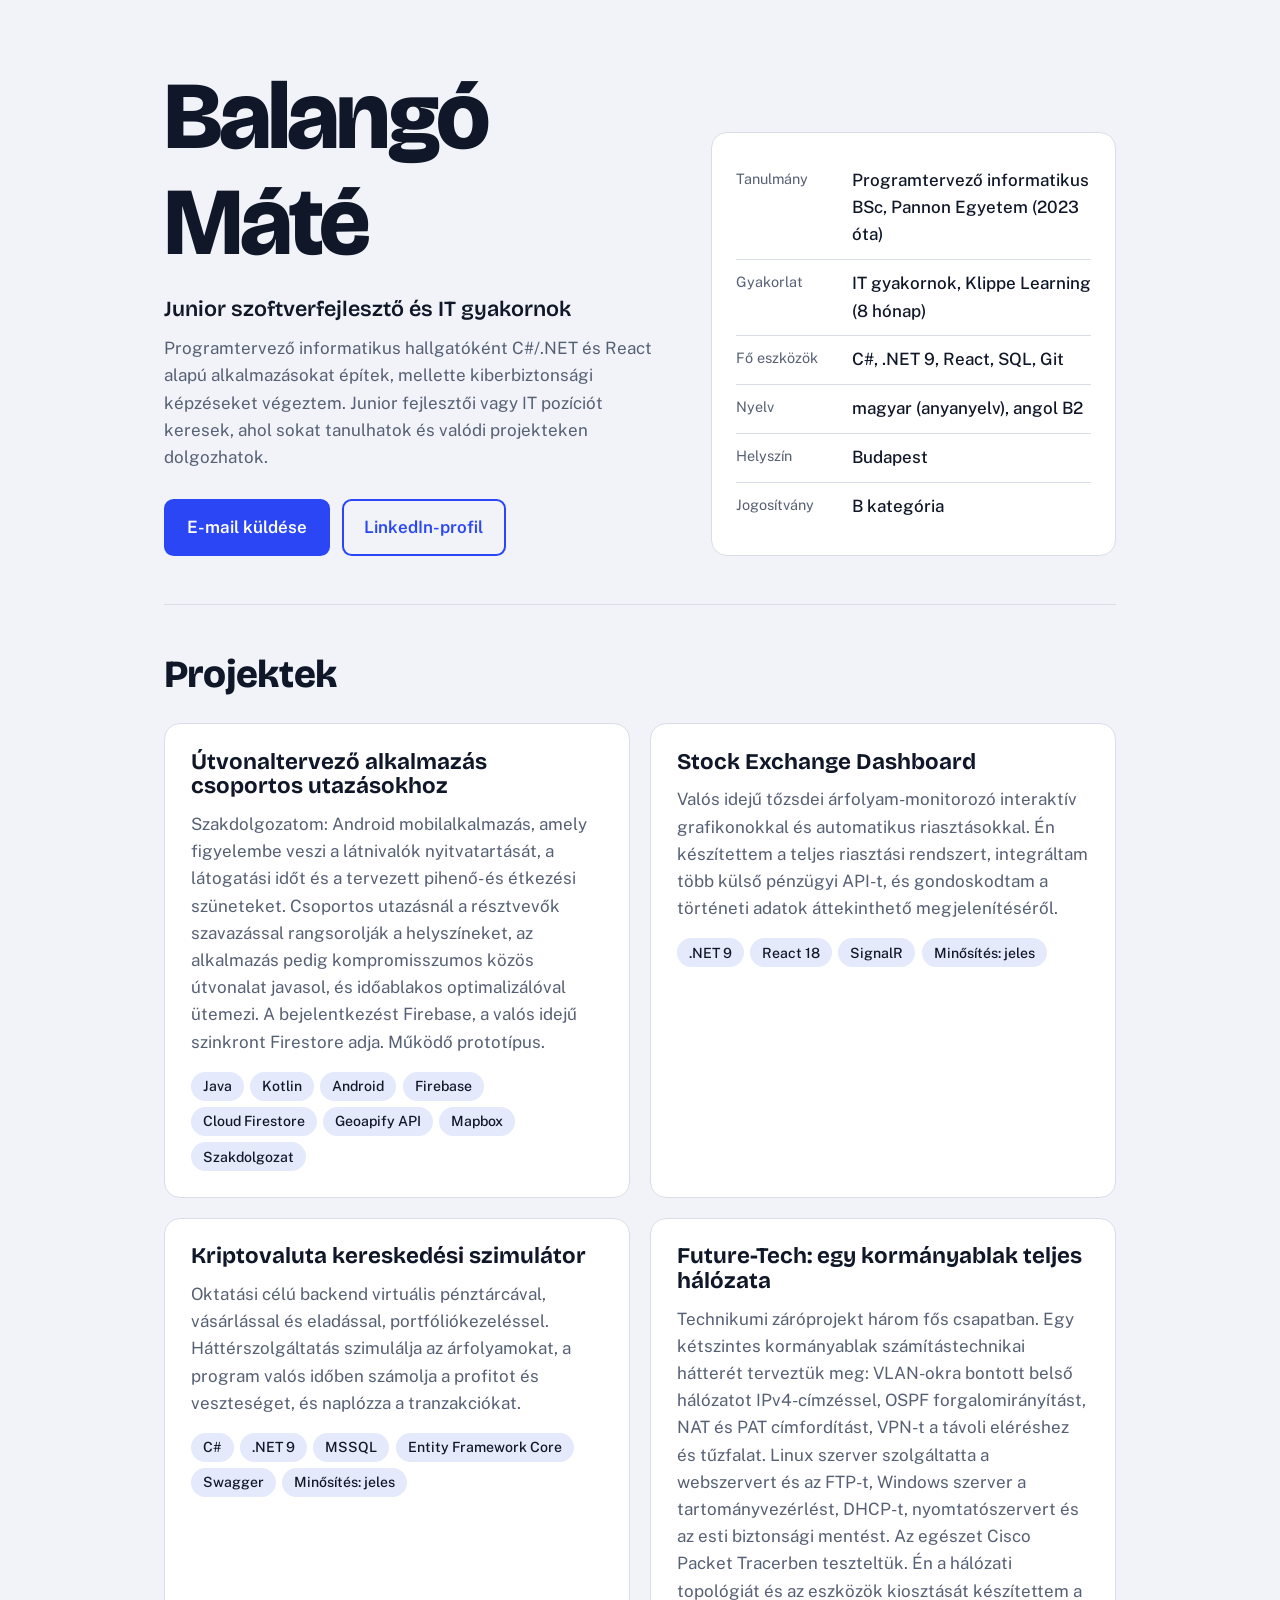
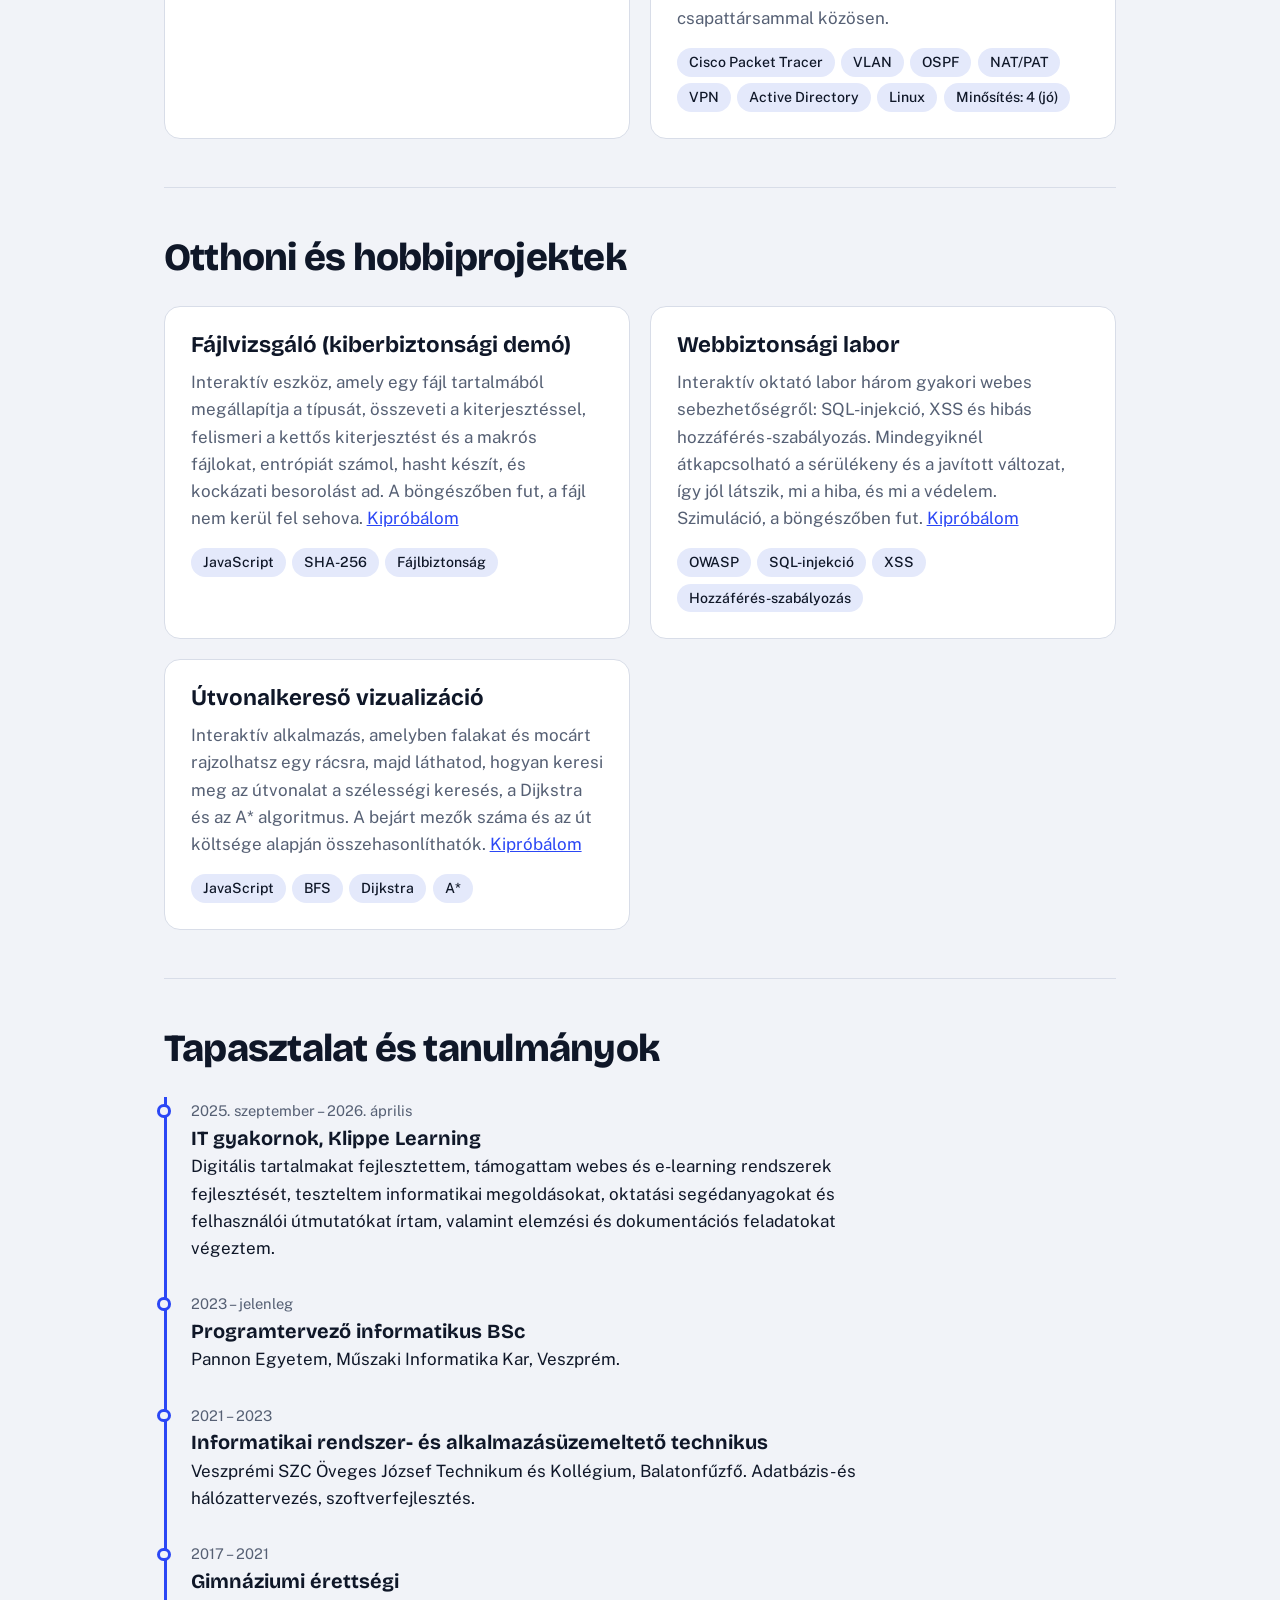
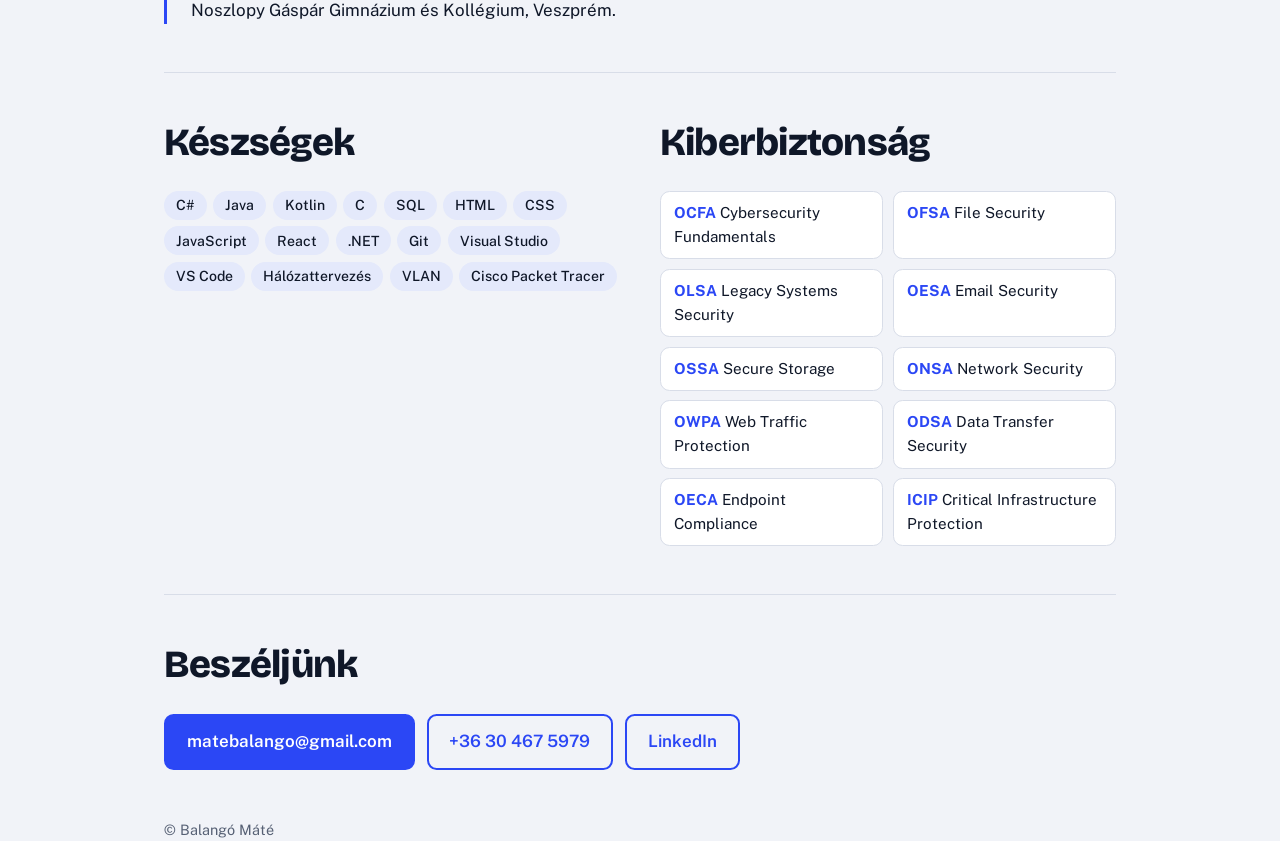
<file: index.html>
<!DOCTYPE html>
<html lang="hu">
<head>
  <meta charset="utf-8">
  <meta name="viewport" content="width=device-width, initial-scale=1, viewport-fit=cover">
  <title>Balangó Máté – junior fejlesztő</title>
  <link rel="preconnect" href="https://fonts.googleapis.com">
  <link rel="preconnect" href="https://fonts.gstatic.com" crossorigin>
  <link href="https://fonts.googleapis.com/css2?family=Bricolage+Grotesque:wght@600;800&family=Public+Sans:wght@400;500;600&display=swap" rel="stylesheet">
  <link rel="stylesheet" href="style.css">
</head>
<body>
  <main class="wrap">
    <header class="hero">
      <div>
        <h1>Balangó Máté</h1>
        <p class="role">Junior szoftverfejlesztő és IT gyakornok</p>
        <p class="lead">Programtervező informatikus hallgatóként C#/.NET és React alapú alkalmazásokat építek, mellette kiberbiztonsági képzéseket végeztem. Junior fejlesztői vagy IT pozíciót keresek, ahol sokat tanulhatok és valódi projekteken dolgozhatok.</p>
        <div class="actions">
          <a class="btn p" href="mailto:matebalango@gmail.com">E-mail küldése</a>
          <a class="btn s" href="https://www.linkedin.com/in/balangó-máté-ab955a269/" target="_blank" rel="noopener">LinkedIn-profil</a>
        </div>
      </div>
      <dl class="facts">
        <div><dt>Tanulmány</dt><dd>Programtervező informatikus BSc, Pannon Egyetem (2023 óta)</dd></div>
        <div><dt>Gyakorlat</dt><dd>IT gyakornok, Klippe Learning (8 hónap)</dd></div>
        <div><dt>Fő eszközök</dt><dd>C#, .NET 9, React, SQL, Git</dd></div>
        <div><dt>Nyelv</dt><dd>magyar (anyanyelv), angol B2</dd></div>
        <div><dt>Helyszín</dt><dd>Budapest</dd></div>
        <div><dt>Jogosítvány</dt><dd>B kategória</dd></div>
      </dl>
    </header>

    <section id="projektek">
      <h2>Projektek</h2>
      <div class="projects">
        <article class="card">
          <h3>Útvonaltervező alkalmazás csoportos utazásokhoz</h3>
          <p>Szakdolgozatom: Android mobilalkalmazás, amely figyelembe veszi a látnivalók nyitvatartását, a látogatási időt és a tervezett pihenő- és étkezési szüneteket. Csoportos utazásnál a résztvevők szavazással rangsorolják a helyszíneket, az alkalmazás pedig kompromisszumos közös útvonalat javasol, és időablakos optimalizálóval ütemezi. A bejelentkezést Firebase, a valós idejű szinkront Firestore adja. Működő prototípus.</p>
          <ul class="tags"><li>Java</li><li>Kotlin</li><li>Android</li><li>Firebase</li><li>Cloud Firestore</li><li>Geoapify API</li><li>Mapbox</li><li>Szakdolgozat</li></ul>
        </article>
        <article class="card">
          <h3>Stock Exchange Dashboard</h3>
          <p>Valós idejű tőzsdei árfolyam-monitorozó interaktív grafikonokkal és automatikus riasztásokkal. Én készítettem a teljes riasztási rendszert, integráltam több külső pénzügyi API-t, és gondoskodtam a történeti adatok áttekinthető megjelenítéséről.</p>
          <ul class="tags"><li>.NET 9</li><li>React 18</li><li>SignalR</li><li>Minősítés: jeles</li></ul>
        </article>
        <article class="card">
          <h3>Kriptovaluta kereskedési szimulátor</h3>
          <p>Oktatási célú backend virtuális pénztárcával, vásárlással és eladással, portfóliókezeléssel. Háttérszolgáltatás szimulálja az árfolyamokat, a program valós időben számolja a profitot és veszteséget, és naplózza a tranzakciókat.</p>
          <ul class="tags"><li>C#</li><li>.NET 9</li><li>MSSQL</li><li>Entity Framework Core</li><li>Swagger</li><li>Minősítés: jeles</li></ul>
        </article>
        <article class="card">
          <h3>Future-Tech: egy kormányablak teljes hálózata</h3>
          <p>Technikumi záróprojekt három fős csapatban. Egy kétszintes kormányablak számítástechnikai hátterét terveztük meg: VLAN-okra bontott belső hálózatot IPv4-címzéssel, OSPF forgalomirányítást, NAT és PAT címfordítást, VPN-t a távoli eléréshez és tűzfalat. Linux szerver szolgáltatta a webszervert és az FTP-t, Windows szerver a tartományvezérlést, DHCP-t, nyomtatószervert és az esti biztonsági mentést. Az egészet Cisco Packet Tracerben teszteltük. Én a hálózati topológiát és az eszközök kiosztását készítettem a csapattársammal közösen.</p>
          <ul class="tags"><li>Cisco Packet Tracer</li><li>VLAN</li><li>OSPF</li><li>NAT/PAT</li><li>VPN</li><li>Active Directory</li><li>Linux</li><li>Minősítés: 4 (jó)</li></ul>
        </article>
      </div>
    </section>

    <section id="hobbi">
      <h2>Otthoni és hobbiprojektek</h2>
      <div class="projects">
        <article class="card">
          <h3>Fájlvizsgáló (kiberbiztonsági demó)</h3>
          <p>Interaktív eszköz, amely egy fájl tartalmából megállapítja a típusát, összeveti a kiterjesztéssel, felismeri a kettős kiterjesztést és a makrós fájlokat, entrópiát számol, hasht készít, és kockázati besorolást ad. A böngészőben fut, a fájl nem kerül fel sehova. <a href="Fájlvizsgáló – Balangó Máté.html" target="_blank" rel="noopener">Kipróbálom</a></p>
          <ul class="tags"><li>JavaScript</li><li>SHA-256</li><li>Fájlbiztonság</li></ul>
        </article>
        <article class="card">
          <h3>Webbiztonsági labor</h3>
          <p>Interaktív oktató labor három gyakori webes sebezhetőségről: SQL-injekció, XSS és hibás hozzáférés-szabályozás. Mindegyiknél átkapcsolható a sérülékeny és a javított változat, így jól látszik, mi a hiba, és mi a védelem. Szimuláció, a böngészőben fut. <a href="Webbiztonsági labor – Balangó Máté.html" target="_blank" rel="noopener">Kipróbálom</a></p>
          <ul class="tags"><li>OWASP</li><li>SQL-injekció</li><li>XSS</li><li>Hozzáférés-szabályozás</li></ul>
        </article>
        <article class="card">
          <h3>Útvonalkereső vizualizáció</h3>
          <p>Interaktív alkalmazás, amelyben falakat és mocárt rajzolhatsz egy rácsra, majd láthatod, hogyan keresi meg az útvonalat a szélességi keresés, a Dijkstra és az A* algoritmus. A bejárt mezők száma és az út költsége alapján összehasonlíthatók. <a href="Útvonalkereső vizualizáció – Balangó Máté.html" target="_blank" rel="noopener">Kipróbálom</a></p>
          <ul class="tags"><li>JavaScript</li><li>BFS</li><li>Dijkstra</li><li>A*</li></ul>
        </article>
      </div>
    </section>

    <section id="utam">
      <h2>Tapasztalat és tanulmányok</h2>
      <ol class="tl">
        <li>
          <span class="when">2025. szeptember – 2026. április</span>
          <h3>IT gyakornok, Klippe Learning</h3>
          <p>Digitális tartalmakat fejlesztettem, támogattam webes és e-learning rendszerek fejlesztését, teszteltem informatikai megoldásokat, oktatási segédanyagokat és felhasználói útmutatókat írtam, valamint elemzési és dokumentációs feladatokat végeztem.</p>
        </li>
        <li>
          <span class="when">2023 – jelenleg</span>
          <h3>Programtervező informatikus BSc</h3>
          <p>Pannon Egyetem, Műszaki Informatika Kar, Veszprém.</p>
        </li>
        <li>
          <span class="when">2021 – 2023</span>
          <h3>Informatikai rendszer- és alkalmazásüzemeltető technikus</h3>
          <p>Veszprémi SZC Öveges József Technikum és Kollégium, Balatonfűzfő. Adatbázis- és hálózattervezés, szoftverfejlesztés.</p>
        </li>
        <li>
          <span class="when">2017 – 2021</span>
          <h3>Gimnáziumi érettségi</h3>
          <p>Noszlopy Gáspár Gimnázium és Kollégium, Veszprém.</p>
        </li>
      </ol>
    </section>

    <section id="keszsegek">
      <div class="two">
        <div>
          <h2>Készségek</h2>
          <ul class="tags">
            <li>C#</li><li>Java</li><li>Kotlin</li><li>C</li><li>SQL</li><li>HTML</li><li>CSS</li><li>JavaScript</li><li>React</li><li>.NET</li><li>Git</li><li>Visual Studio</li><li>VS Code</li><li>Hálózattervezés</li><li>VLAN</li><li>Cisco Packet Tracer</li>
          </ul>
        </div>
        <div>
          <h2>Kiberbiztonság</h2>
          <ul class="certs">
            <li><b>OCFA</b> Cybersecurity Fundamentals</li>
            <li><b>OFSA</b> File Security</li>
            <li><b>OLSA</b> Legacy Systems Security</li>
            <li><b>OESA</b> Email Security</li>
            <li><b>OSSA</b> Secure Storage</li>
            <li><b>ONSA</b> Network Security</li>
            <li><b>OWPA</b> Web Traffic Protection</li>
            <li><b>ODSA</b> Data Transfer Security</li>
            <li><b>OECA</b> Endpoint Compliance</li>
            <li><b>ICIP</b> Critical Infrastructure Protection</li>
          </ul>
        </div>
      </div>
    </section>

    <section id="kapcsolat" class="contact">
      <h2>Beszéljünk</h2>
      <div class="actions">
        <a class="btn p" href="mailto:matebalango@gmail.com">matebalango@gmail.com</a>
        <a class="btn s" href="tel:+36304675979">+36 30 467 5979</a>
        <a class="btn s" href="https://www.linkedin.com/in/balangó-máté-ab955a269/" target="_blank" rel="noopener">LinkedIn</a>
      </div>
    </section>
  </main>
  <footer class="wrap">© Balangó Máté</footer>
</body>
</html>
</file>
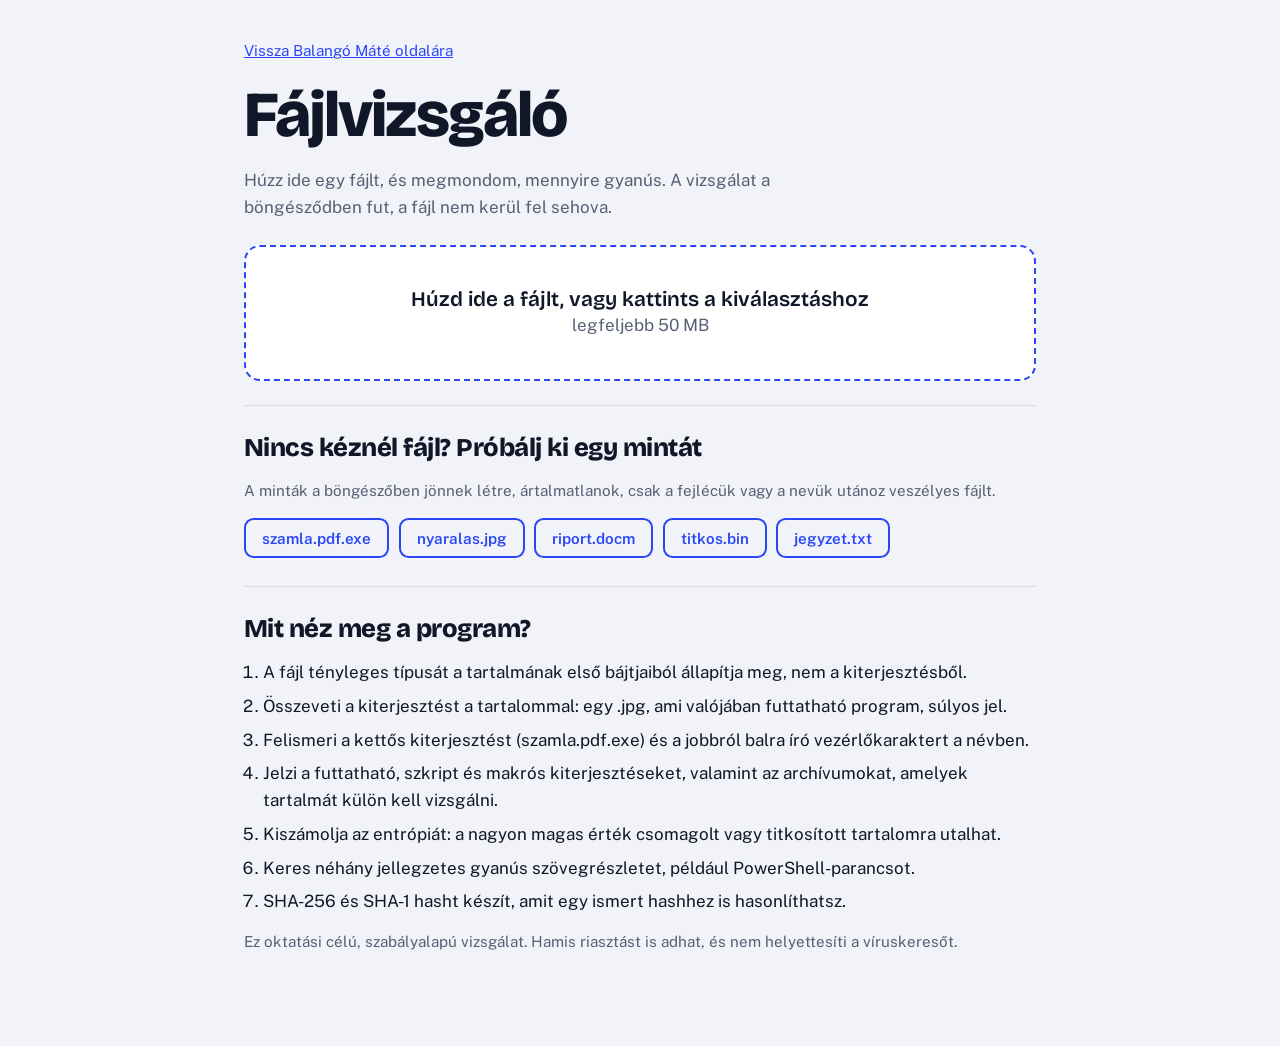
<file: fajlvizsgalo.html>
<!DOCTYPE html>
<html lang="hu">
<head>
<meta charset="utf-8">
<meta name="viewport" content="width=device-width, initial-scale=1, viewport-fit=cover">
<title>Fájlvizsgáló – Balangó Máté</title>
<link rel="preconnect" href="https://fonts.googleapis.com">
<link rel="preconnect" href="https://fonts.gstatic.com" crossorigin>
<link href="https://fonts.googleapis.com/css2?family=Bricolage+Grotesque:wght@600;800&family=Public+Sans:wght@400;500;600&display=swap" rel="stylesheet">
<style>
:root{--bg:#F1F3F8;--surface:#FFFFFF;--ink:#0F1728;--mute:#566074;--line:#D8DDE8;--acc:#2B47F5;--acc-ink:#FFFFFF;--soft:#E4E9FB;--hi:#B3261E;--mid:#9A5B00;--lo:#2B47F5;--ok:#1B7A3E;
--head:"Bricolage Grotesque","Segoe UI",system-ui,sans-serif;--body:"Public Sans","Segoe UI",system-ui,sans-serif;
box-sizing:border-box;padding-top:env(safe-area-inset-top,0px);padding-bottom:env(safe-area-inset-bottom,0px)}
@media (prefers-color-scheme:dark){:root:not([data-theme="light"]){--bg:#0E1322;--surface:#161D31;--ink:#EBEEF7;--mute:#9AA4BA;--line:#27304A;--acc:#8EA0FF;--acc-ink:#0E1322;--soft:#1F2847;--hi:#FF8A80;--mid:#FFC66B;--lo:#8EA0FF;--ok:#7BDC9C;color-scheme:dark}}
:root[data-theme="dark"]{--bg:#0E1322;--surface:#161D31;--ink:#EBEEF7;--mute:#9AA4BA;--line:#27304A;--acc:#8EA0FF;--acc-ink:#0E1322;--soft:#1F2847;--hi:#FF8A80;--mid:#FFC66B;--lo:#8EA0FF;--ok:#7BDC9C;color-scheme:dark}
html{scroll-padding-top:env(safe-area-inset-top,0px)}
*,*::before,*::after{box-sizing:inherit}
body{margin:0;background:var(--bg);color:var(--ink);font:400 1.0625rem/1.6 var(--body)}
a{color:var(--acc)}
.wrap{max-width:52rem;margin:0 auto;padding:0 1.25rem 3rem}
h1,h2,h3{font-family:var(--head);line-height:1.1;margin:0}
h1{font-weight:800;font-size:clamp(2.4rem,7vw,4rem);letter-spacing:-.03em;margin:1rem 0}
h2{font-weight:800;font-size:1.6rem;letter-spacing:-.02em;margin-bottom:1rem}
.lead{color:var(--mute);max-width:36rem}
.back{padding-top:1.5rem;font-size:.95rem}
.drop{display:block;border:2px dashed var(--acc);border-radius:1rem;padding:2.5rem 1.25rem;text-align:center;background:var(--surface);cursor:pointer;margin:1.5rem 0}
.drop:hover,.drop.over,.drop:focus-visible{background:var(--soft);outline:none;border-style:solid}
.drop strong{display:block;font:600 1.3rem var(--head)}
.drop span{color:var(--mute)}
section{padding:1.75rem 0;border-top:1px solid var(--line)}
.actions{display:flex;flex-wrap:wrap;gap:.6rem}
button{font:600 .95rem var(--body);padding:.6rem 1rem;border-radius:.6rem;border:2px solid var(--acc);background:transparent;color:var(--acc);cursor:pointer}
button:hover{background:var(--soft)}
button:focus-visible,input:focus-visible{outline:3px solid var(--acc);outline-offset:2px}
.verdict{display:flex;flex-wrap:wrap;gap:.5rem 1rem;align-items:baseline;border-radius:1rem;padding:1.1rem 1.3rem;background:var(--surface);border:2px solid var(--line);margin-bottom:1.25rem}
.verdict strong{font:800 1.6rem var(--head)}
.v-high{border-color:var(--hi)}.v-high strong{color:var(--hi)}
.v-mid{border-color:var(--mid)}.v-mid strong{color:var(--mid)}
.v-low{border-color:var(--ok)}.v-low strong{color:var(--ok)}
.bar{flex-basis:100%;height:.5rem;border-radius:1rem;background:var(--line);overflow:hidden}
.bar i{display:block;height:100%;background:currentColor;transition:width .5s}
.facts{display:grid;grid-template-columns:7rem 1fr;gap:.5rem 1rem;margin:0 0 1.5rem}
.facts dt{color:var(--mute);font-size:.92rem}
.facts dd{margin:0;word-break:break-all}
code{font:.88rem ui-monospace,Menlo,Consolas,monospace}
.find{list-style:none;margin:0;padding:0;display:grid;gap:.75rem}
.find li{background:var(--surface);border:1px solid var(--line);border-left-width:5px;border-radius:.6rem;padding:.8rem 1rem}
.find li b{display:block}
.find .s{font-size:.85rem;font-weight:600}
.f-high{border-left-color:var(--hi)}.f-high .s{color:var(--hi)}
.f-mid{border-left-color:var(--mid)}.f-mid .s{color:var(--mid)}
.f-low,.f-info{border-left-color:var(--lo)}.f-low .s,.f-info .s{color:var(--lo)}
.find p{margin:.2rem 0 0;color:var(--mute);font-size:.95rem}
input[type=text]{width:100%;padding:.65rem .8rem;border-radius:.6rem;border:1px solid var(--line);background:var(--surface);color:var(--ink);font:.9rem ui-monospace,Menlo,Consolas,monospace}
.rules{padding-left:1.2rem;margin:0}
.rules li{margin-bottom:.4rem}
.note{color:var(--mute);font-size:.95rem}
@media (max-width:560px){.facts{grid-template-columns:1fr;gap:.1rem}.facts dd{margin-bottom:.6rem}}
@media (prefers-reduced-motion:reduce){.bar i{transition:none}}
</style>
</head>
<body>
<main class="wrap">
<p class="back"><a href="https://claude.ai/artifact/Ew82vcfacFS3rooHoVq5XF">Vissza Balangó Máté oldalára</a></p>
<h1>Fájlvizsgáló</h1>
<p class="lead">Húzz ide egy fájlt, és megmondom, mennyire gyanús. A vizsgálat a böngésződben fut, a fájl nem kerül fel sehova.</p>

<label class="drop" id="drop" tabindex="0">
  <input type="file" id="f" hidden>
  <strong>Húzd ide a fájlt, vagy kattints a kiválasztáshoz</strong>
  <span>legfeljebb 50 MB</span>
</label>

<section>
  <h2>Nincs kéznél fájl? Próbálj ki egy mintát</h2>
  <p class="note">A minták a böngészőben jönnek létre, ártalmatlanok, csak a fejlécük vagy a nevük utánoz veszélyes fájlt.</p>
  <div class="actions" id="samples"></div>
</section>

<section id="out" hidden aria-live="polite"></section>

<section>
  <h2>Mit néz meg a program?</h2>
  <ol class="rules">
    <li>A fájl tényleges típusát a tartalmának első bájtjaiból állapítja meg, nem a kiterjesztésből.</li>
    <li>Összeveti a kiterjesztést a tartalommal: egy .jpg, ami valójában futtatható program, súlyos jel.</li>
    <li>Felismeri a kettős kiterjesztést (szamla.pdf.exe) és a jobbról balra író vezérlőkaraktert a névben.</li>
    <li>Jelzi a futtatható, szkript és makrós kiterjesztéseket, valamint az archívumokat, amelyek tartalmát külön kell vizsgálni.</li>
    <li>Kiszámolja az entrópiát: a nagyon magas érték csomagolt vagy titkosított tartalomra utalhat.</li>
    <li>Keres néhány jellegzetes gyanús szövegrészletet, például PowerShell-parancsot.</li>
    <li>SHA-256 és SHA-1 hasht készít, amit egy ismert hashhez is hasonlíthatsz.</li>
  </ol>
  <p class="note">Ez oktatási célú, szabályalapú vizsgálat. Hamis riasztást is adhat, és nem helyettesíti a víruskeresőt.</p>
</section>
</main>
<script>
(function(){
var $=function(i){return document.getElementById(i)};
var TYPES=[
{id:'pe',n:'Windows futtatható (PE)',m:[0x4D,0x5A],ok:['exe','dll','scr','sys','com','ocx']},
{id:'elf',n:'Linux futtatható (ELF)',m:[0x7F,0x45,0x4C,0x46],ok:['elf','so','bin','']},
{id:'pdf',n:'PDF dokumentum',m:[0x25,0x50,0x44,0x46],ok:['pdf']},
{id:'png',n:'PNG kép',m:[0x89,0x50,0x4E,0x47],ok:['png']},
{id:'jpg',n:'JPEG kép',m:[0xFF,0xD8,0xFF],ok:['jpg','jpeg']},
{id:'gif',n:'GIF kép',m:[0x47,0x49,0x46,0x38],ok:['gif']},
{id:'zip',n:'ZIP-alapú tároló (ZIP, Office, JAR)',m:[0x50,0x4B,0x03,0x04],ok:['zip','docx','xlsx','pptx','docm','xlsm','pptm','jar','apk','odt','ods','epub']},
{id:'rar',n:'RAR archívum',m:[0x52,0x61,0x72,0x21],ok:['rar']},
{id:'7z',n:'7-Zip archívum',m:[0x37,0x7A,0xBC,0xAF,0x27,0x1C],ok:['7z']},
{id:'gz',n:'GZIP archívum',m:[0x1F,0x8B],ok:['gz','tgz']},
{id:'ole',n:'Régi Office dokumentum (OLE)',m:[0xD0,0xCF,0x11,0xE0],ok:['doc','xls','ppt','msi']}
];
var EXPECT={pdf:'pdf',png:'png',jpg:'jpg',jpeg:'jpg',gif:'gif',zip:'zip',docx:'zip',xlsx:'zip',pptx:'zip',exe:'pe',dll:'pe'};
var RISKY=['exe','scr','bat','cmd','com','pif','msi','ps1','vbs','vbe','js','jse','wsf','hta','lnk','jar','reg','iso','apk'];
var MACRO=['docm','xlsm','pptm','dotm','xlam'];
var PACKED=['zip','rar','7z','gz','jpg','png','gif','pdf'];
var PATTERNS=['powershell','cmd.exe','createremotethread','virtualalloc','frombase64string','wscript.shell','autoopen','vbaproject','<script'];
var SEV={high:'Magas',mid:'Közepes',low:'Alacsony',info:'Információ'};
var PTS={high:40,mid:20,low:8,info:0};

function el(t,c,x){var e=document.createElement(t);if(c)e.className=c;if(x!==undefined)e.textContent=x;return e}
function fmt(n){return n<1024?n+' B':n<1048576?(n/1024).toFixed(1)+' KB':(n/1048576).toFixed(1)+' MB'}
function ext(n){var m=n.toLowerCase().match(/\.([a-z0-9]+)$/);return m?m[1]:''}
function hash(a,buf){return crypto.subtle.digest(a,buf).then(function(d){return Array.from(new Uint8Array(d)).map(function(b){return b.toString(16).padStart(2,'0')}).join('')})}
function entropy(u){var c=new Array(256).fill(0),i,e=0;for(i=0;i<u.length;i++)c[u[i]]++;for(i=0;i<256;i++)if(c[i]){var p=c[i]/u.length;e-=p*Math.log2(p)}return e}

function analyse(name,u8){
  var F=[],e=ext(name),t=null,i;
  for(i=0;i<TYPES.length;i++){if(TYPES[i].m.every(function(b,k){return u8[k]===b})){t=TYPES[i];break}}
  var add=function(s,ti,d){F.push({s:s,t:ti,d:d})};
  if(u8.length===0)add('low','Üres fájl','A fájlnak nincs tartalma, így nincs mit vizsgálni.');
  if(/\u202e/.test(name))add('high','Jobbról balra író vezérlőkarakter a névben','Ezzel a trükkel a fájl kiterjesztése fordítva, ártalmatlannak tűnően jelenik meg.');
  if(/\.(pdf|docx?|xlsx?|pptx?|jpe?g|png|txt|zip)\.(exe|scr|bat|cmd|js|vbs|ps1|com|lnk|msi|jar)$/i.test(name))add('high','Kettős kiterjesztés','A név dokumentumnak vagy képnek álcázza a fájlt, de a valódi kiterjesztése futtatható.');
  var exec=t&&(t.id==='pe'||t.id==='elf');
  if(exec&&t.ok.indexOf(e)<0)add('high','Álcázott futtatható fájl','A tartalma '+t.n+', de a kiterjesztése ('+(e?'.'+e:'nincs')+') mást sugall.');
  else if(EXPECT[e]&&(!t||t.id!==EXPECT[e]))add('mid','A tartalom nem egyezik a kiterjesztéssel','A .'+e+' kiterjesztés mást ígér, mint amit a fájl fejléce mutat'+(t?' ('+t.n+')':' (ismeretlen típus)')+'.');
  if(RISKY.indexOf(e)>=0)add('mid','Futtatható vagy szkript kiterjesztés','A .'+e+' fájlok programot indíthatnak. Csak megbízható forrásból nyisd meg őket.');
  if(MACRO.indexOf(e)>=0||(t&&t.id==='ole'&&/^(doc|xls|ppt)$/.test(e)))add('mid','Makrót tartalmazhat','Az ilyen Office-fájlok makrókkal kódot futtathatnak. A makrók engedélyezése a leggyakoribb támadási út.');
  if(t&&/^(zip|rar|7z|gz)$/.test(t.id)&&MACRO.indexOf(e)<0&&!/^(docx|xlsx|pptx)$/.test(e))add('low','Archívum','A becsomagolt tartalmat külön ki kell csomagolni és megvizsgálni.');
  var ent=entropy(u8.subarray(0,1048576));
  if(u8.length>256&&ent>7.5&&(!t||PACKED.indexOf(t.id)<0))add('mid','Nagyon magas entrópia','Az entrópia '+ent.toFixed(2)+' a 8-ból. Ez csomagolt, titkosított vagy rejtett tartalomra utalhat.');
  var s=new TextDecoder('latin1').decode(u8.subarray(0,2000000)).toLowerCase();
  var hits=PATTERNS.filter(function(p){return s.indexOf(p)>=0});
  if(hits.length)add(hits.length>1?'mid':'low','Gyanús szövegrészletek','Megtalált kifejezések: '+hits.join(', ')+'. Önmagukban nem bizonyítékok, de együtt figyelmeztető jelek.');
  F.sort(function(a,b){return PTS[b.s]-PTS[a.s]});
  var score=F.reduce(function(a,f){return a+PTS[f.s]},0);
  return {F:F,score:score,type:t,ent:ent};
}

function show(file,u8,sha256,sha1,r){
  var out=$('out');out.hidden=false;out.textContent='';
  out.appendChild(el('h2','','Eredmény'));
  var lvl=r.score>=40?'high':r.score>=16?'mid':'low';
  var v=el('div','verdict v-'+lvl);
  v.appendChild(el('strong','',lvl==='high'?'Magas kockázat':lvl==='mid'?'Közepes kockázat':'Alacsony kockázat'));
  v.appendChild(el('span','','Pontszám: '+Math.min(r.score,100)+' a 100-ból'));
  var bar=el('div','bar');var bi=el('i');bi.style.width=Math.min(r.score,100)+'%';bar.appendChild(bi);v.appendChild(bar);
  out.appendChild(v);
  var d=el('dl','facts');
  [['Név',file.name],['Méret',fmt(u8.length)],['Felismert típus',r.type?r.type.n:'ismeretlen vagy szöveges'],['Entrópia',r.ent.toFixed(2)+' / 8'],['SHA-256',sha256],['SHA-1',sha1]].forEach(function(x){
    d.appendChild(el('dt','',x[0]));var dd=el('dd');dd.appendChild(el(x[0].indexOf('SHA')===0?'code':'span','',x[1]));d.appendChild(dd)});
  out.appendChild(d);
  out.appendChild(el('h3','','Találatok'));
  out.lastChild.style.marginBottom='.75rem';
  var ul=el('ul','find');
  if(!r.F.length){var li=el('li','f-info');li.appendChild(el('b','','Nem találtam gyanús jelet'));li.appendChild(el('p','','Ez nem jelenti azt, hogy a fájl biztonságos, csak azt, hogy az egyszerű szabályaim nem szóltak.'));ul.appendChild(li)}
  r.F.forEach(function(f){var li=el('li','f-'+f.s);li.appendChild(el('span','s',SEV[f.s]));li.appendChild(el('b','',f.t));li.appendChild(el('p','',f.d));ul.appendChild(li)});
  out.appendChild(ul);
  out.appendChild(el('h3','','Összevetés ismert hashsel'));
  out.lastChild.style.margin='1.5rem 0 .6rem';
  var inp=el('input');inp.type='text';inp.placeholder='Illeszd be a várt SHA-256 vagy SHA-1 értéket';inp.setAttribute('aria-label','Ismert hash');
  var msg=el('p','note','');
  inp.addEventListener('input',function(){var q=inp.value.trim().toLowerCase();msg.textContent=!q?'':(q===sha256||q===sha1)?'Egyezik: a fájl azonos a várttal.':'Nem egyezik: a fájl eltér a várttól, vagy más hash-típust adtál meg.'});
  out.appendChild(inp);out.appendChild(msg);
  out.scrollIntoView({behavior:'smooth',block:'start'});
}

function run(file){
  if(file.size>52428800){var o=$('out');o.hidden=false;o.textContent='A fájl túl nagy, legfeljebb 50 MB lehet.';return}
  file.arrayBuffer().then(function(buf){
    var u8=new Uint8Array(buf);
    return Promise.all([hash('SHA-256',buf),hash('SHA-1',buf)]).then(function(h){show(file,u8,h[0],h[1],analyse(file.name,u8))});
  }).catch(function(){var o=$('out');o.hidden=false;o.textContent='A fájlt nem sikerült beolvasni.'});
}

var enc=new TextEncoder();
function cat(h,s){return Uint8Array.from(h.concat(Array.from(enc.encode(s))))}
var SAMPLES=[
 ['szamla.pdf.exe',function(){return cat([0x4D,0x5A,0x90,0,3,0,0,0],'This program cannot be run in DOS mode.')}],
 ['nyaralas.jpg',function(){return cat([0x50,0x4B,3,4],'powershell -enc AAAA && cmd.exe /c start')}],
 ['riport.docm',function(){return cat([0x50,0x4B,3,4],'word/vbaProject.bin AutoOpen')}],
 ['titkos.bin',function(){var a=new Uint8Array(20000);crypto.getRandomValues(a);return a}],
 ['jegyzet.txt',function(){return enc.encode('Ez egy ártalmatlan szöveges jegyzet.')}]
];
SAMPLES.forEach(function(s){var b=el('button','',s[0]);b.type='button';b.addEventListener('click',function(){run(new File([s[1]()],s[0]))});$('samples').appendChild(b)});

var drop=$('drop'),f=$('f');
f.addEventListener('change',function(){if(f.files[0])run(f.files[0]);f.value=''});
drop.addEventListener('keydown',function(e){if(e.key==='Enter'||e.key===' '){e.preventDefault();f.click()}});
['dragenter','dragover'].forEach(function(n){drop.addEventListener(n,function(e){e.preventDefault();drop.classList.add('over')})});
['dragleave','drop'].forEach(function(n){drop.addEventListener(n,function(e){e.preventDefault();drop.classList.remove('over')})});
drop.addEventListener('drop',function(e){if(e.dataTransfer.files[0])run(e.dataTransfer.files[0])});
})();
</script>
</body>
</html>
</file>
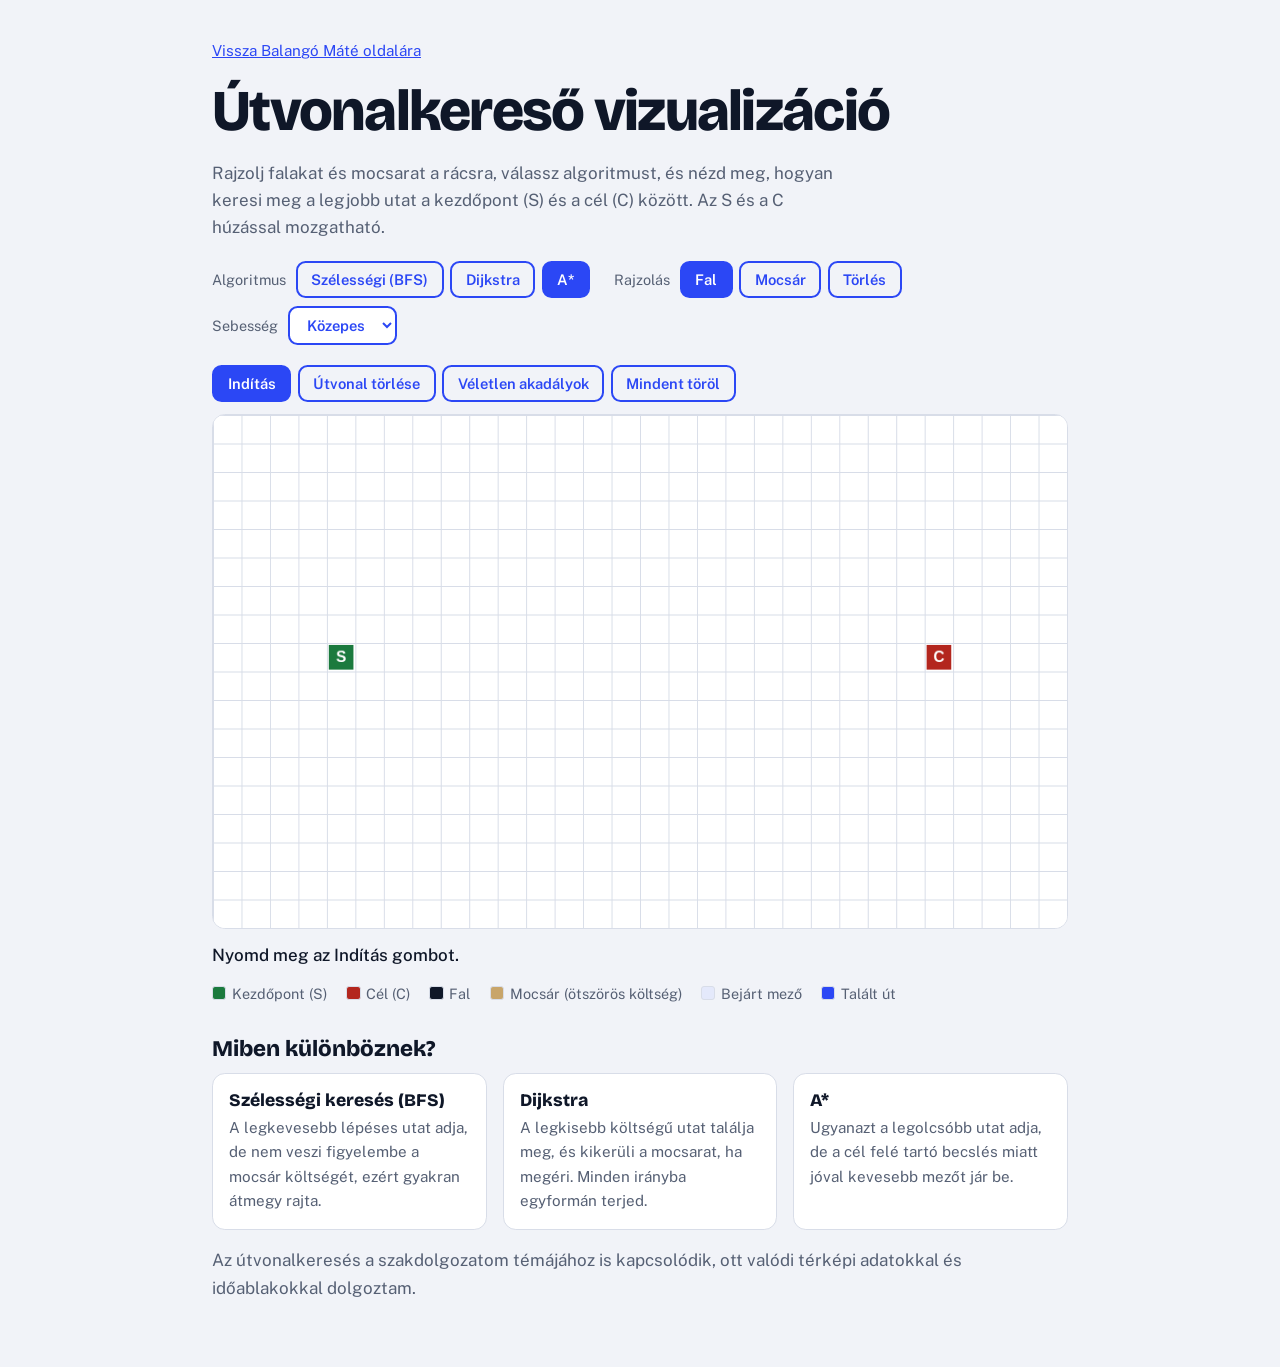
<file: utvonalkereso.html>
<!DOCTYPE html>
<html lang="hu">
<head>
<meta charset="utf-8">
<meta name="viewport" content="width=device-width, initial-scale=1, viewport-fit=cover">
<title>Útvonalkereső vizualizáció – Balangó Máté</title>
<link rel="preconnect" href="https://fonts.googleapis.com">
<link rel="preconnect" href="https://fonts.gstatic.com" crossorigin>
<link href="https://fonts.googleapis.com/css2?family=Bricolage+Grotesque:wght@600;800&family=Public+Sans:wght@400;500;600&display=swap" rel="stylesheet">
<style>
:root{--bg:#F1F3F8;--surface:#FFFFFF;--ink:#0F1728;--mute:#566074;--line:#D8DDE8;--acc:#2B47F5;--acc-ink:#FFFFFF;--soft:#E4E9FB;--hi:#B3261E;--ok:#1B7A3E;--mud:#C8A56A;
--head:"Bricolage Grotesque","Segoe UI",system-ui,sans-serif;--body:"Public Sans","Segoe UI",system-ui,sans-serif;
box-sizing:border-box;padding-top:env(safe-area-inset-top,0px);padding-bottom:env(safe-area-inset-bottom,0px)}
@media (prefers-color-scheme:dark){:root:not([data-theme="light"]){--bg:#0E1322;--surface:#161D31;--ink:#EBEEF7;--mute:#9AA4BA;--line:#27304A;--acc:#8EA0FF;--acc-ink:#0E1322;--soft:#1F2847;--hi:#FF8A80;--ok:#7BDC9C;--mud:#8A6D3B;color-scheme:dark}}
:root[data-theme="dark"]{--bg:#0E1322;--surface:#161D31;--ink:#EBEEF7;--mute:#9AA4BA;--line:#27304A;--acc:#8EA0FF;--acc-ink:#0E1322;--soft:#1F2847;--hi:#FF8A80;--ok:#7BDC9C;--mud:#8A6D3B;color-scheme:dark}
html{scroll-padding-top:env(safe-area-inset-top,0px)}
*,*::before,*::after{box-sizing:inherit}
body{margin:0;background:var(--bg);color:var(--ink);font:400 1.0625rem/1.6 var(--body)}
a{color:var(--acc)}
.wrap{max-width:56rem;margin:0 auto;padding:0 1.25rem 3rem}
h1,h2{font-family:var(--head);line-height:1.1;margin:0}
h1{font-weight:800;font-size:clamp(2.2rem,7vw,3.6rem);letter-spacing:-.03em;margin:1rem 0}
h2{font-weight:800;font-size:1.4rem;margin:2rem 0 .75rem}
.lead,.note{color:var(--mute)}
.lead{max-width:40rem}
.back{padding-top:1.5rem;font-size:.95rem}
.bar{display:flex;flex-wrap:wrap;gap:.5rem 1.5rem;margin:1.25rem 0 .75rem;align-items:center}
.grp{display:flex;flex-wrap:wrap;gap:.4rem;align-items:center}
.grp>span{color:var(--mute);font-size:.9rem;margin-right:.2rem}
button,select{font:600 .92rem var(--body);padding:.5rem .85rem;border-radius:.6rem;border:2px solid var(--acc);background:transparent;color:var(--acc);cursor:pointer}
select{background:var(--surface)}
button:hover{background:var(--soft)}
button[aria-pressed=true],button.go{background:var(--acc);color:var(--acc-ink)}
button:focus-visible,select:focus-visible{outline:3px solid var(--acc);outline-offset:2px}
canvas{display:block;width:100%;height:auto;border:1px solid var(--line);border-radius:.8rem;touch-action:none;cursor:crosshair;background:var(--surface)}
.stats{margin:.8rem 0;font-weight:500;min-height:1.6em}
.legend{display:flex;flex-wrap:wrap;gap:.4rem 1.2rem;font-size:.9rem;color:var(--mute);margin:.5rem 0}
.legend i{display:inline-block;width:.9rem;height:.9rem;border-radius:3px;margin-right:.35rem;vertical-align:-.1rem;border:1px solid var(--line)}
.cmp{display:grid;gap:1rem;grid-template-columns:repeat(3,1fr)}
.cmp div{background:var(--surface);border:1px solid var(--line);border-radius:.8rem;padding:1rem}
.cmp h3{margin:0 0 .3rem;font:800 1.1rem var(--head)}
.cmp p{margin:0;color:var(--mute);font-size:.95rem}
@media (max-width:640px){.cmp{grid-template-columns:1fr}}
</style>
</head>
<body>
<main class="wrap">
<p class="back"><a href="https://claude.ai/artifact/Ew82vcfacFS3rooHoVq5XF">Vissza Balangó Máté oldalára</a></p>
<h1>Útvonalkereső vizualizáció</h1>
<p class="lead">Rajzolj falakat és mocsarat a rácsra, válassz algoritmust, és nézd meg, hogyan keresi meg a legjobb utat a kezdőpont (S) és a cél (C) között. Az S és a C húzással mozgatható.</p>

<div class="bar" role="toolbar" aria-label="Beállítások">
  <div class="grp" id="algos"><span>Algoritmus</span></div>
  <div class="grp" id="tools"><span>Rajzolás</span></div>
  <div class="grp"><span>Sebesség</span><select id="spd" aria-label="Sebesség"><option value="3">Lassú</option><option value="10" selected>Közepes</option><option value="40">Gyors</option><option value="9999">Azonnal</option></select></div>
</div>
<div class="bar">
  <div class="grp" id="acts"></div>
</div>
<canvas id="cv" width="900" height="540" aria-label="Rács az útvonalkereséshez"></canvas>
<p class="stats" id="stats" aria-live="polite">Nyomd meg az Indítás gombot.</p>
<div class="legend">
  <span><i style="background:var(--ok)"></i>Kezdőpont (S)</span>
  <span><i style="background:var(--hi)"></i>Cél (C)</span>
  <span><i style="background:var(--ink)"></i>Fal</span>
  <span><i style="background:var(--mud)"></i>Mocsár (ötszörös költség)</span>
  <span><i style="background:var(--soft)"></i>Bejárt mező</span>
  <span><i style="background:var(--acc)"></i>Talált út</span>
</div>

<h2>Miben különböznek?</h2>
<div class="cmp">
  <div><h3>Szélességi keresés (BFS)</h3><p>A legkevesebb lépéses utat adja, de nem veszi figyelembe a mocsár költségét, ezért gyakran átmegy rajta.</p></div>
  <div><h3>Dijkstra</h3><p>A legkisebb költségű utat találja meg, és kikerüli a mocsarat, ha megéri. Minden irányba egyformán terjed.</p></div>
  <div><h3>A*</h3><p>Ugyanazt a legolcsóbb utat adja, de a cél felé tartó becslés miatt jóval kevesebb mezőt jár be.</p></div>
</div>
<p class="note">Az útvonalkeresés a szakdolgozatom témájához is kapcsolódik, ott valódi térképi adatokkal és időablakokkal dolgoztam.</p>
</main>
<script>
(function(){
var $=function(i){return document.getElementById(i)};
var R=18,C=30,S=30,N=R*C;
var cv=$('cv'),ctx=cv.getContext('2d');
var wall=new Array(N).fill(false),wt=new Array(N).fill(1);
var start=8*C+4,end=8*C+25;
var algo='astar',tool='wall',vis=[],path=[],vc=0,pc=0,anim=null,drag=null;
var reduce=window.matchMedia&&window.matchMedia('(prefers-reduced-motion: reduce)').matches;
var ALG=[['bfs','Szélességi (BFS)'],['dijkstra','Dijkstra'],['astar','A*']];
var TOOLS=[['wall','Fal'],['mud','Mocsár'],['erase','Törlés']];

function col(n){return getComputedStyle(document.documentElement).getPropertyValue(n).trim()}
function draw(){
  var k=['--surface','--ink','--mud','--acc','--soft','--ok','--hi','--line'].map(col);
  var cell=k[0],wc=k[1],mc=k[2],ac=k[3],sc=k[4],okc=k[5],hic=k[6],lc=k[7],i,r,c;
  ctx.fillStyle=cell;ctx.fillRect(0,0,cv.width,cv.height);
  for(i=0;i<N;i++){if(wall[i]||wt[i]>1){ctx.fillStyle=wall[i]?wc:mc;ctx.fillRect((i%C)*S,((i/C)|0)*S,S,S)}}
  ctx.fillStyle=sc;
  for(i=0;i<vc;i++){var v=vis[i];if(!wall[v]){ctx.globalAlpha=wt[v]>1?.7:1;ctx.fillStyle=sc;ctx.fillRect((v%C)*S+1,((v/C)|0)*S+1,S-2,S-2)}}
  ctx.globalAlpha=1;ctx.fillStyle=ac;
  for(i=0;i<pc;i++){var p=path[i];ctx.fillRect((p%C)*S+4,((p/C)|0)*S+4,S-8,S-8)}
  ctx.strokeStyle=lc;ctx.lineWidth=1;ctx.beginPath();
  for(c=0;c<=C;c++){ctx.moveTo(c*S+.5,0);ctx.lineTo(c*S+.5,cv.height)}
  for(r=0;r<=R;r++){ctx.moveTo(0,r*S+.5);ctx.lineTo(cv.width,r*S+.5)}
  ctx.stroke();
  [[start,okc,'S'],[end,hic,'C']].forEach(function(x){ctx.fillStyle=x[1];ctx.fillRect((x[0]%C)*S+2,((x[0]/C)|0)*S+2,S-4,S-4);ctx.fillStyle='#fff';ctx.font='700 16px sans-serif';ctx.textAlign='center';ctx.textBaseline='middle';ctx.fillText(x[2],(x[0]%C)*S+S/2,((x[0]/C)|0)*S+S/2+1)});
}
function clearRes(msg){if(anim){cancelAnimationFrame(anim);anim=null}vis=[];path=[];vc=0;pc=0;$('stats').textContent=msg||'Nyomd meg az Indítás gombot.'}

function search(){
  var s=start,e=end,g=new Array(N).fill(Infinity),prev=new Array(N).fill(-1),closed=new Array(N).fill(false),order=[],open=[s],i,k;
  g[s]=0;
  function h(i){return algo==='astar'?Math.abs(((i/C)|0)-((e/C)|0))+Math.abs(i%C-e%C):0}
  function nb(i){var r=(i/C)|0,c=i%C,o=[];if(r>0)o.push(i-C);if(r<R-1)o.push(i+C);if(c>0)o.push(i-1);if(c<C-1)o.push(i+1);return o.filter(function(j){return !wall[j]})}
  while(open.length){
    if(algo==='bfs'){i=open.shift()}
    else{var bi=0;for(k=1;k<open.length;k++){if(g[open[k]]+h(open[k])<g[open[bi]]+h(open[bi]))bi=k}i=open.splice(bi,1)[0]}
    if(closed[i])continue;
    closed[i]=true;order.push(i);
    if(i===e)break;
    nb(i).forEach(function(j){
      if(closed[j])return;
      var cost=g[i]+(algo==='bfs'?1:wt[j]);
      if(algo==='bfs'){if(g[j]===Infinity){g[j]=cost;prev[j]=i;open.push(j)}}
      else if(cost<g[j]){g[j]=cost;prev[j]=i;open.push(j)}
    });
  }
  var pth=[],cost=0;
  if(closed[e]){for(i=e;i!==-1;i=prev[i]){pth.unshift(i);if(i!==s)cost+=wt[i]}}
  return {order:order,path:pth,found:closed[e],cost:cost};
}

function run(){
  clearRes();
  var r=search();vis=r.order;path=r.path;
  $('stats').textContent=r.found?'Bejárt mezők: '+vis.length+' | Út hossza: '+(path.length-1)+' lépés | Út költsége: '+r.cost:'Nincs út a kezdőpont és a cél között. Bejárt mezők: '+vis.length;
  var sp=reduce?99999:+$('spd').value;
  (function tick(){
    var done=false;
    if(vc<vis.length)vc=Math.min(vis.length,vc+sp);
    else if(pc<path.length)pc=Math.min(path.length,pc+Math.max(1,sp>>1));
    else done=true;
    draw();
    anim=done?null:requestAnimationFrame(tick);
  })();
}

function cellAt(e){var b=cv.getBoundingClientRect(),x=(e.clientX-b.left)*cv.width/b.width,y=(e.clientY-b.top)*cv.height/b.height,c=Math.floor(x/S),r=Math.floor(y/S);return(c<0||c>=C||r<0||r>=R)?-1:r*C+c}
function paint(i){if(i===start||i===end)return;if(tool==='wall'){wall[i]=true;wt[i]=1}else if(tool==='mud'){wall[i]=false;wt[i]=5}else{wall[i]=false;wt[i]=1}}
cv.addEventListener('pointerdown',function(e){var i=cellAt(e);if(i<0)return;cv.setPointerCapture(e.pointerId);clearRes();
  if(i===start)drag='start';else if(i===end)drag='end';else{drag='paint';paint(i)}draw()});
cv.addEventListener('pointermove',function(e){if(!drag)return;var i=cellAt(e);if(i<0)return;
  if(drag==='start'){if(i!==end&&!wall[i])start=i}else if(drag==='end'){if(i!==start&&!wall[i])end=i}else paint(i);draw()});
['pointerup','pointercancel'].forEach(function(n){cv.addEventListener(n,function(){drag=null})});

function group(id,list,get,set){
  list.forEach(function(x){var b=document.createElement('button');b.type='button';b.textContent=x[1];b.setAttribute('aria-pressed',get()===x[0]);
    b.addEventListener('click',function(){set(x[0]);Array.prototype.forEach.call($(id).querySelectorAll('button'),function(c,j){c.setAttribute('aria-pressed',list[j][0]===x[0])})});$(id).appendChild(b)});
}
group('algos',ALG,function(){return algo},function(v){algo=v;clearRes()});
group('tools',TOOLS,function(){return tool},function(v){tool=v});
function act(t,fn,cls){var b=document.createElement('button');b.type='button';b.textContent=t;if(cls)b.className=cls;b.addEventListener('click',fn);$('acts').appendChild(b)}
act('Indítás',run,'go');
act('Útvonal törlése',function(){clearRes();draw()});
act('Véletlen akadályok',function(){clearRes();for(var i=0;i<N;i++){wall[i]=i!==start&&i!==end&&Math.random()<.27;wt[i]=1}draw()});
act('Mindent töröl',function(){clearRes();wall.fill(false);wt.fill(1);draw()});
draw();
})();
</script>
</body>
</html>
</file>
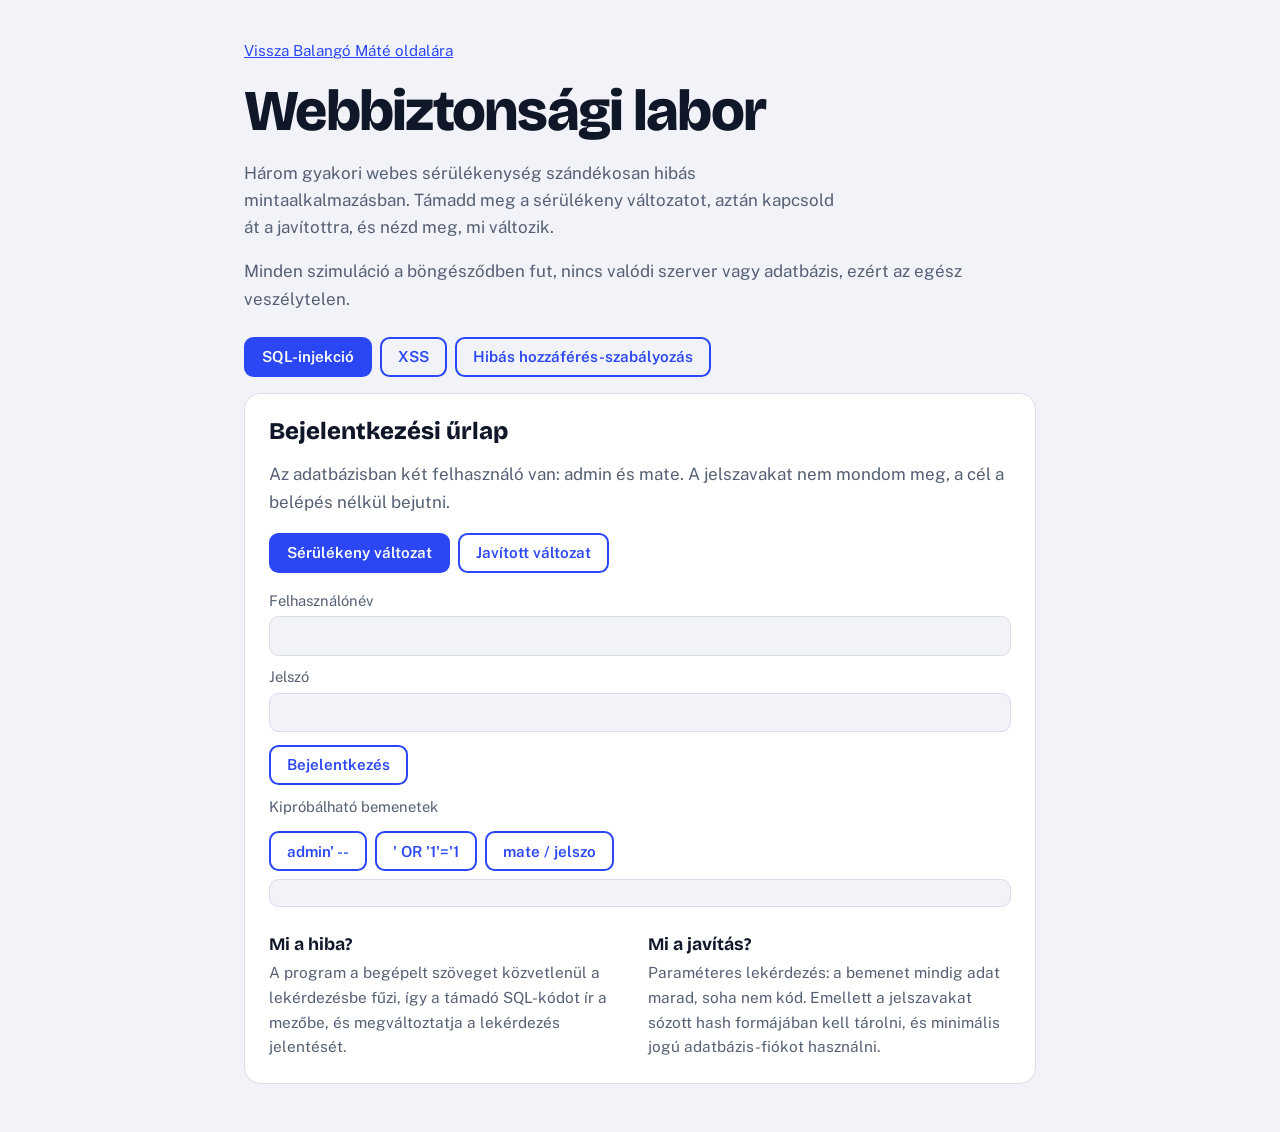
<file: webbiztonsag.html>
<!DOCTYPE html>
<html lang="hu">
<head>
<meta charset="utf-8">
<meta name="viewport" content="width=device-width, initial-scale=1, viewport-fit=cover">
<title>Webbiztonsági labor – Balangó Máté</title>
<link rel="preconnect" href="https://fonts.googleapis.com">
<link rel="preconnect" href="https://fonts.gstatic.com" crossorigin>
<link href="https://fonts.googleapis.com/css2?family=Bricolage+Grotesque:wght@600;800&family=Public+Sans:wght@400;500;600&display=swap" rel="stylesheet">
<style>
:root{--bg:#F1F3F8;--surface:#FFFFFF;--ink:#0F1728;--mute:#566074;--line:#D8DDE8;--acc:#2B47F5;--acc-ink:#FFFFFF;--soft:#E4E9FB;--hi:#B3261E;--ok:#1B7A3E;
--head:"Bricolage Grotesque","Segoe UI",system-ui,sans-serif;--body:"Public Sans","Segoe UI",system-ui,sans-serif;
box-sizing:border-box;padding-top:env(safe-area-inset-top,0px);padding-bottom:env(safe-area-inset-bottom,0px)}
@media (prefers-color-scheme:dark){:root:not([data-theme="light"]){--bg:#0E1322;--surface:#161D31;--ink:#EBEEF7;--mute:#9AA4BA;--line:#27304A;--acc:#8EA0FF;--acc-ink:#0E1322;--soft:#1F2847;--hi:#FF8A80;--ok:#7BDC9C;color-scheme:dark}}
:root[data-theme="dark"]{--bg:#0E1322;--surface:#161D31;--ink:#EBEEF7;--mute:#9AA4BA;--line:#27304A;--acc:#8EA0FF;--acc-ink:#0E1322;--soft:#1F2847;--hi:#FF8A80;--ok:#7BDC9C;color-scheme:dark}
html{scroll-padding-top:env(safe-area-inset-top,0px)}
*,*::before,*::after{box-sizing:inherit}
body{margin:0;background:var(--bg);color:var(--ink);font:400 1.0625rem/1.6 var(--body)}
a{color:var(--acc)}
.wrap{max-width:52rem;margin:0 auto;padding:0 1.25rem 3rem}
h1,h2,h3{font-family:var(--head);line-height:1.1;margin:0}
h1{font-weight:800;font-size:clamp(2.2rem,7vw,3.6rem);letter-spacing:-.03em;margin:1rem 0}
h2{font-weight:800;font-size:1.5rem;margin-bottom:.75rem}
h3{font-size:1.1rem;margin:1.25rem 0 .4rem}
.lead,.note{color:var(--mute)}
.lead{max-width:38rem}
.back{padding-top:1.5rem;font-size:.95rem}
.tabs{display:flex;flex-wrap:wrap;gap:.5rem;margin:1.5rem 0 1rem}
button{font:600 .95rem var(--body);padding:.6rem 1rem;border-radius:.6rem;border:2px solid var(--acc);background:transparent;color:var(--acc);cursor:pointer}
button:hover{background:var(--soft)}
button[aria-selected=true],button[aria-pressed=true]{background:var(--acc);color:var(--acc-ink)}
button:focus-visible,input:focus-visible,textarea:focus-visible{outline:3px solid var(--acc);outline-offset:2px}
.panel{background:var(--surface);border:1px solid var(--line);border-radius:1rem;padding:1.5rem}
.mode{display:flex;gap:.5rem;margin:.75rem 0 1rem;flex-wrap:wrap}
label{display:block;font-size:.92rem;color:var(--mute);margin:.6rem 0 .25rem}
input,textarea{width:100%;padding:.6rem .8rem;border-radius:.6rem;border:1px solid var(--line);background:var(--bg);color:var(--ink);font:.95rem ui-monospace,Menlo,Consolas,monospace}
.row{display:flex;flex-wrap:wrap;gap:.5rem;margin-top:.8rem}
pre{margin:.5rem 0;padding:.8rem 1rem;border-radius:.6rem;background:var(--bg);border:1px solid var(--line);white-space:pre-wrap;word-break:break-word;font:.88rem ui-monospace,Menlo,Consolas,monospace}
.res{margin-top:1rem;padding:.9rem 1rem;border-radius:.6rem;border-left:5px solid var(--ok);background:var(--bg)}
.res.bad{border-left-color:var(--hi)}
.res b{display:block}
.res.bad b{color:var(--hi)}.res:not(.bad) b{color:var(--ok)}
.why{display:grid;gap:1rem;grid-template-columns:1fr 1fr}
.why p{margin:.2rem 0 0;color:var(--mute);font-size:.96rem}
@media (max-width:620px){.why{grid-template-columns:1fr}}
</style>
</head>
<body>
<main class="wrap">
<p class="back"><a href="https://claude.ai/artifact/Ew82vcfacFS3rooHoVq5XF">Vissza Balangó Máté oldalára</a></p>
<h1>Webbiztonsági labor</h1>
<p class="lead">Három gyakori webes sérülékenység szándékosan hibás mintaalkalmazásban. Támadd meg a sérülékeny változatot, aztán kapcsold át a javítottra, és nézd meg, mi változik.</p>
<p class="note">Minden szimuláció a böngésződben fut, nincs valódi szerver vagy adatbázis, ezért az egész veszélytelen.</p>

<div class="tabs" role="tablist" id="tabs"></div>
<div id="panels"></div>
</main>
<script>
(function(){
var $=function(i){return document.getElementById(i)};
function el(t,c,x){var e=document.createElement(t);if(c)e.className=c;if(x!==undefined)e.textContent=x;return e}
function esc(s){return s.replace(/[&<>"']/g,function(c){return {'&':'&amp;','<':'&lt;','>':'&gt;','"':'&quot;',"'":'&#39;'}[c]})}
var mode={sql:'vuln',xss:'vuln',idor:'vuln'};
var TABS=[['sql','SQL-injekció'],['xss','XSS'],['idor','Hibás hozzáférés-szabályozás']];
var panels={};

function res(box,bad,title,text){box.textContent='';box.className='res'+(bad?' bad':'');box.appendChild(el('b','',title));box.appendChild(el('span','',text))}
function field(parent,id,label,multi,val){parent.appendChild(Object.assign(el('label'),{htmlFor:id,textContent:label}));var i=el(multi?'textarea':'input');i.id=id;if(multi)i.rows=3;if(val)i.value=val;parent.appendChild(i);return i}
function buttons(parent,list,fn,cls){var r=el('div','row');list.forEach(function(x){var b=el('button','',x.t);b.type='button';b.addEventListener('click',function(){fn(x)});r.appendChild(b)});parent.appendChild(r);return r}
function modeSwitch(p,key,rerun){
  var m=el('div','mode');m.setAttribute('role','group');m.setAttribute('aria-label','Változat');
  [['vuln','Sérülékeny változat'],['safe','Javított változat']].forEach(function(x){
    var b=el('button','',x[1]);b.type='button';b.setAttribute('aria-pressed',x[0]===mode[key]);
    b.addEventListener('click',function(){mode[key]=x[0];Array.prototype.forEach.call(m.children,function(c,i){c.setAttribute('aria-pressed',i===(x[0]==='vuln'?0:1))});rerun()});m.appendChild(b)});
  p.appendChild(m);
}
function why(p,bad,fix){var w=el('div','why');var a=el('div');a.appendChild(el('h3','','Mi a hiba?'));a.appendChild(el('p','',bad));var b=el('div');b.appendChild(el('h3','','Mi a javítás?'));b.appendChild(el('p','',fix));w.appendChild(a);w.appendChild(b);p.appendChild(w)}

/* SQL */
function buildSql(){
  var p=el('div','panel');p.appendChild(el('h2','','Bejelentkezési űrlap'));
  p.appendChild(el('p','note','Az adatbázisban két felhasználó van: admin és mate. A jelszavakat nem mondom meg, a cél a belépés nélkül bejutni.'));
  modeSwitch(p,'sql',run);
  var u=field(p,'u','Felhasználónév'),pw=field(p,'pw','Jelszó');
  var r=el('div','row');var go=el('button','','Bejelentkezés');go.type='button';go.addEventListener('click',run);r.appendChild(go);p.appendChild(r);
  p.appendChild(el('label','','Kipróbálható bemenetek'));
  buttons(p,[{t:"admin' --",u:"admin' --",p:'bármi'},{t:"' OR '1'='1",u:"' OR '1'='1",p:'bármi'},{t:"mate / jelszo",u:'mate',p:'jelszo'}],function(x){u.value=x.u;pw.value=x.p;run()});
  var q=el('pre'),o=el('div','res');o.hidden=true;p.appendChild(q);p.appendChild(o);
  function run(){
    var a=u.value,b=pw.value,safe=mode.sql==='safe',DB=[{n:'admin',p:'Titok123!'},{n:'mate',p:'jelszo'}],user=null,note='',err=false;
    q.textContent=safe?'SELECT * FROM users WHERE name = ? AND pass = ?\nparaméterek: ['+JSON.stringify(a)+', '+JSON.stringify(b)+']':"SELECT * FROM users WHERE name = '"+a+"' AND pass = '"+b+"'";
    o.hidden=false;
    if(safe){user=DB.filter(function(x){return x.n===a&&x.p===b})[0]}
    else{
      var c=a.match(/^(.*?)'\s*(--|#)/);
      if(c){user=DB.filter(function(x){return x.n===c[1]})[0];note='A megjegyzésjel után a jelszóellenőrzés kimaradt.'}
      else if(/'\s*or\s*['"]?1['"]?\s*=\s*['"]?1/i.test(a+' '+b)){user=DB[0];note='A mindig igaz feltétel miatt az első sor, az admin jött vissza.'}
      else if(/'/.test(a+b)){err=true}
      else user=DB.filter(function(x){return x.n===a&&x.p===b})[0];
    }
    if(err)res(o,true,'SQL-szintaxishiba','Az idézőjel eltörte a lekérdezést. A hibaüzenet maga is információt szivárogtat a támadónak.');
    else if(user&&note)res(o,true,'Bejelentkezve mint '+user.n+', jelszó nélkül',note);
    else if(user)res(o,false,'Sikeres bejelentkezés: '+user.n,'Helyes név és jelszó.');
    else res(o,false,'Sikertelen bejelentkezés',safe?'A bemenet adatként kezelődik, a trükk nem működik.':'Hibás név vagy jelszó.');
  }
  why(p,'A program a begépelt szöveget közvetlenül a lekérdezésbe fűzi, így a támadó SQL-kódot ír a mezőbe, és megváltoztatja a lekérdezés jelentését.','Paraméteres lekérdezés: a bemenet mindig adat marad, soha nem kód. Emellett a jelszavakat sózott hash formájában kell tárolni, és minimális jogú adatbázis-fiókot használni.');
  return p;
}

/* XSS */
function buildXss(){
  var p=el('div','panel');p.appendChild(el('h2','','Vendégkönyv'));
  p.appendChild(el('p','note','Bárki írhat megjegyzést, amit az oldal mindenkinek megjelenít. A látogatók böngészője számára az oldal megbízható.'));
  modeSwitch(p,'xss',run);
  var c=field(p,'c','Megjegyzés',true,'Szép oldal!');
  var r=el('div','row');var go=el('button','','Elküldés');go.type='button';go.addEventListener('click',run);r.appendChild(go);p.appendChild(r);
  p.appendChild(el('label','','Kipróbálható bemenetek'));
  buttons(p,[{t:'Script-címke',v:'<script>alert(document.cookie)<\/script>'},{t:'Képes trükk',v:'<img src=x onerror=alert(1)>'},{t:'Ártalmatlan',v:'Szép oldal!'}],function(x){c.value=x.v;run()});
  var q=el('pre'),o=el('div','res');o.hidden=true;p.appendChild(el('label','','A szerver által küldött HTML'));p.appendChild(q);p.appendChild(o);
  function run(){
    var v=c.value,safe=mode.xss==='safe';
    q.textContent='<div class="komment">'+(safe?esc(v):v)+'</div>';o.hidden=false;
    var danger=/<\s*script|on\w+\s*=|javascript:/i.test(v);
    if(!safe&&danger)res(o,true,'A támadó kódja lefutott (szimuláció)','A böngésző kódként értelmezné a megjegyzést. Valódi oldalon ellophatná a látogatók munkamenet-sütijét, vagy a nevükben cselekedhetne.');
    else if(safe&&danger)res(o,false,'Kiszűrve: a kód csak szövegként látszik','A < és > karakterek kódolva vannak, ezért a böngésző nem tekinti őket HTML-nek.');
    else res(o,false,'Ártalmatlan megjegyzés','Nincs benne futtatható kód.');
  }
  why(p,'A program a felhasználótól kapott szöveget módosítás nélkül illeszti be az oldalba, ezért a támadó saját kódot juttathat más látogatók böngészőjébe.','Kimeneti kódolás minden beillesztett szövegnél, tartalombiztonsági irányelv (CSP) és HttpOnly süti, hogy a script ne érhesse el a munkamenetet.');
  return p;
}

/* IDOR */
function buildIdor(){
  var INV={1001:{o:'Kata',a:'12 500 Ft',t:'Online tanfolyam'},1002:{o:'Kata',a:'8 900 Ft',t:'Tárhely előfizetés'},1003:{o:'Béla',a:'245 000 Ft',t:'Szerver bérlés (bizalmas)'},1004:{o:'Admin',a:'1 200 000 Ft',t:'Éves licenc (bizalmas)'}};
  var p=el('div','panel');p.appendChild(el('h2','','Számlaportál'));
  p.appendChild(el('p','note','Be vagy jelentkezve mint Kata. A saját számláid: 1001 és 1002. Megnézheted más felhasználó számláját is?'));
  modeSwitch(p,'idor',run);
  var n=field(p,'n','Számlaazonosító',false,'1001');
  var r=el('div','row');var go=el('button','','Számla lekérése');go.type='button';go.addEventListener('click',run);r.appendChild(go);p.appendChild(r);
  p.appendChild(el('label','','Kipróbálható bemenetek'));
  buttons(p,[{t:'1001 (saját)',v:'1001'},{t:'1003 (másé)',v:'1003'},{t:'9999',v:'9999'}],function(x){n.value=x.v;run()});
  var q=el('pre'),o=el('div','res');o.hidden=true;p.appendChild(q);p.appendChild(o);
  function run(){
    var id=n.value.trim(),inv=INV[id],safe=mode.idor==='safe';
    q.textContent='GET /szamla/'+id+'\nmunkamenet: Kata';o.hidden=false;
    if(!inv)res(o,false,'404 Nem található','Ilyen számla nincs.');
    else if(safe&&inv.o!=='Kata')res(o,false,'403 Tiltott','A szerver ellenőrizte, hogy a számla a bejelentkezett felhasználóé-e, és megtagadta a hozzáférést.');
    else if(inv.o!=='Kata')res(o,true,'Idegen számla kiszivárgott: '+inv.o+', '+inv.a,inv.t+'. A szerver csak azt nézte, hogy be vagy-e jelentkezve, azt nem, hogy a számla a tiéd-e.');
    else res(o,false,'Saját számla: '+inv.a,inv.t+'.');
  }
  why(p,'A program a kérésben kapott azonosító alapján ad vissza adatot, de nem ellenőrzi, hogy a bejelentkezett felhasználó jogosult-e rá. Az azonosító átírásával bárki más adatait elérheted.','Minden kérésnél a szerver oldalán kell ellenőrizni a jogosultságot (a tulajdonos egyezik-e a munkamenettel). A kiszámítható azonosítók elrejtése nem védelem.');
  return p;
}

var builders={sql:buildSql,xss:buildXss,idor:buildIdor};
TABS.forEach(function(t,i){
  var b=el('button','',t[1]);b.type='button';b.id='t-'+t[0];b.setAttribute('role','tab');b.setAttribute('aria-selected',i===0);
  b.addEventListener('click',function(){TABS.forEach(function(x){$('t-'+x[0]).setAttribute('aria-selected',x[0]===t[0]);panels[x[0]].hidden=x[0]!==t[0]})});
  $('tabs').appendChild(b);
  var p=builders[t[0]]();p.hidden=i!==0;panels[t[0]]=p;$('panels').appendChild(p);
});
})();
</script>
</body>
</html>
</file>
<file: style.css>
:root {
  --bg: #F1F3F8;
  --surface: #FFFFFF;
  --ink: #0F1728;
  --mute: #566074;
  --line: #D8DDE8;
  --acc: #2B47F5;
  --acc-ink: #FFFFFF;
  --soft: #E4E9FB;
  --head: "Bricolage Grotesque", "Segoe UI", system-ui, sans-serif;
  --body: "Public Sans", "Segoe UI", system-ui, sans-serif;
  box-sizing: border-box;
  padding-top: env(safe-area-inset-top, 0px);
  padding-bottom: env(safe-area-inset-bottom, 0px);
}

@media (prefers-color-scheme: dark) {
  :root:not([data-theme="light"]) {
    --bg: #0E1322;
    --surface: #161D31;
    --ink: #EBEEF7;
    --mute: #9AA4BA;
    --line: #27304A;
    --acc: #8EA0FF;
    --acc-ink: #0E1322;
    --soft: #1F2847;
    color-scheme: dark;
  }
}

:root[data-theme="dark"] {
  --bg: #0E1322;
  --surface: #161D31;
  --ink: #EBEEF7;
  --mute: #9AA4BA;
  --line: #27304A;
  --acc: #8EA0FF;
  --acc-ink: #0E1322;
  --soft: #1F2847;
  color-scheme: dark;
}

html {
  scroll-padding-top: env(safe-area-inset-top, 0px);
}

*, *::before, *::after {
  box-sizing: inherit;
}

body {
  margin: 0;
  background: var(--bg);
  color: var(--ink);
  font: 400 1.0625rem/1.6 var(--body);
  -webkit-text-size-adjust: 100%;
}

a {
  color: var(--acc);
}

a:focus-visible, .btn:focus-visible {
  outline: 3px solid var(--acc);
  outline-offset: 3px;
}

.wrap {
  max-width: 62rem;
  margin: 0 auto;
  padding: 0 1.25rem;
}

h1, h2, h3 {
  font-family: var(--head);
  line-height: 1.1;
  margin: 0;
}

.hero {
  padding: 4rem 0 3rem;
  display: grid;
  gap: 2.5rem;
  grid-template-columns: 1.25fr 1fr;
  align-items: end;
}

h1 {
  font-weight: 800;
  font-size: clamp(3rem, 9vw, 6rem);
  letter-spacing: -0.03em;
}

.role {
  font: 600 1.35rem/1.3 var(--head);
  margin: 1.25rem 0 0.75rem;
}

.lead {
  color: var(--mute);
  max-width: 34rem;
  margin: 0 0 1.75rem;
}

.actions {
  display: flex;
  flex-wrap: wrap;
  gap: 0.75rem;
}

.btn {
  display: inline-block;
  padding: 0.8rem 1.3rem;
  border-radius: 0.6rem;
  font-weight: 600;
  text-decoration: none;
  border: 2px solid var(--acc);
}

.btn.p {
  background: var(--acc);
  color: var(--acc-ink);
}

.btn.s {
  color: var(--acc);
}

.facts {
  background: var(--surface);
  border: 1px solid var(--line);
  border-radius: 1rem;
  padding: 1.5rem;
  margin: 0;
}

.facts div {
  display: grid;
  grid-template-columns: 6.5rem 1fr;
  gap: 0.75rem;
  padding: 0.65rem 0;
  border-bottom: 1px solid var(--line);
}

.facts div:last-child {
  border: 0;
}

.facts dt {
  color: var(--mute);
  font-size: 0.9rem;
}

.facts dd {
  margin: 0;
  font-weight: 500;
}

section {
  padding: 3rem 0;
  border-top: 1px solid var(--line);
}

h2 {
  font-weight: 800;
  font-size: clamp(1.8rem, 4vw, 2.4rem);
  letter-spacing: -0.02em;
  margin-bottom: 1.75rem;
}

.projects {
  display: grid;
  gap: 1.25rem;
  grid-template-columns: 1fr 1fr;
}

.card {
  background: var(--surface);
  border: 1px solid var(--line);
  border-radius: 1rem;
  padding: 1.6rem;
}

.card h3 {
  font-size: 1.4rem;
  margin-bottom: 0.75rem;
}

.card p {
  margin: 0 0 1rem;
  color: var(--mute);
}

.tags {
  display: flex;
  flex-wrap: wrap;
  gap: 0.4rem;
  list-style: none;
  margin: 0;
  padding: 0;
}

.tags li {
  background: var(--soft);
  color: var(--ink);
  border-radius: 2rem;
  padding: 0.2rem 0.75rem;
  font-size: 0.88rem;
  font-weight: 500;
}

.tl {
  list-style: none;
  margin: 0;
  padding: 0;
  border-left: 3px solid var(--acc);
}

.tl li {
  padding: 0 0 1.75rem 1.5rem;
  position: relative;
}

.tl li::before {
  content: "";
  position: absolute;
  left: -0.62rem;
  top: 0.45rem;
  width: 0.85rem;
  height: 0.85rem;
  border-radius: 50%;
  background: var(--bg);
  border: 3px solid var(--acc);
}

.tl li:last-child {
  padding-bottom: 0;
}

.when {
  color: var(--mute);
  font-size: 0.92rem;
}

.tl h3 {
  font-size: 1.25rem;
  margin: 0.15rem 0;
}

.tl p {
  margin: 0.3rem 0 0;
  max-width: 42rem;
}

.two {
  display: grid;
  gap: 2.5rem;
  grid-template-columns: 1fr 1fr;
}

.certs {
  display: grid;
  gap: 0.6rem;
  grid-template-columns: 1fr 1fr;
  list-style: none;
  margin: 0;
  padding: 0;
}

.certs li {
  background: var(--surface);
  border: 1px solid var(--line);
  border-radius: 0.6rem;
  padding: 0.55rem 0.8rem;
  font-size: 0.95rem;
}

.certs b {
  color: var(--acc);
}

.contact {
  text-align: left;
}

.contact p {
  max-width: 34rem;
  color: var(--mute);
}

footer {
  padding: 2rem 0 3rem;
  color: var(--mute);
  font-size: 0.9rem;
}

@media (max-width: 760px) {
  .hero, .projects, .two {
    grid-template-columns: 1fr;
  }
  .hero {
    padding-top: 2.5rem;
  }
  .certs {
    grid-template-columns: 1fr;
  }
  .facts div {
    grid-template-columns: 5.5rem 1fr;
  }
}
</file>
